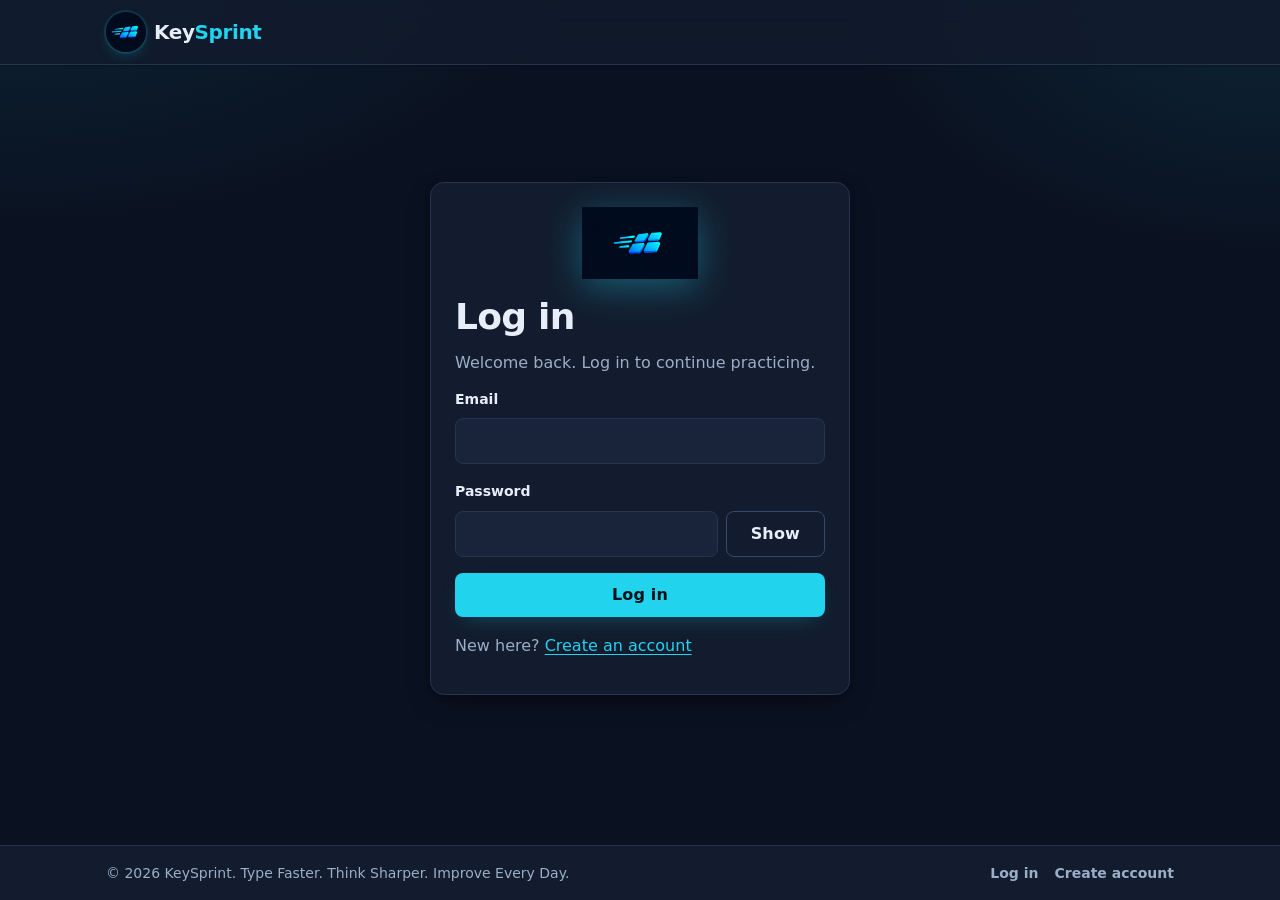
<file: index.html>
<!DOCTYPE html>
<html lang="en" data-theme="dark">
<head>
  <meta charset="UTF-8">
  <meta name="viewport" content="width=device-width, initial-scale=1.0">
  <title>KeySprint</title>
  <link rel="icon" type="image/png" href="assets/KeySprint_logo.png">
  <link rel="stylesheet" href="css/style.css">
  <link rel="stylesheet" href="css/components.css">
  <link rel="stylesheet" href="css/responsive.css">
</head>
<body data-page="index" data-nav="none">

  <!-- ============================================================
       HEADER
       ============================================================ -->
  <header class="site-header">
    <div class="container">
      <a class="brand" href="index.html"><img class="brand-logo" src="assets/KeySprint_logo.png" alt=""> Key<span>Sprint</span></a>
    </div>
  </header>

  <!-- ============================================================
       MAIN
       ============================================================ -->
  <main class="auth-page">
    <div class="card">
      <img class="auth-logo" src="assets/KeySprint_logo.png" alt="KeySprint logo">
      <h1>Key<span>Sprint</span></h1>
      <p class="muted">Opening KeySprint...</p>
      <p><a href="pages/login.html">If you are not redirected, open the login page</a></p>
    </div>
  </main>

  <!-- ============================================================
       FOOTER
       ============================================================ -->
  <footer class="site-footer">
    <div class="container">
      <p>© 2026 KeySprint. Type Faster. Think Sharper. Improve Every Day.</p>
      <nav aria-label="Footer navigation">
        <a href="pages/login.html">Log in</a>
        <a href="pages/register.html">Create account</a>
      </nav>
    </div>
  </footer>

  <script src="js/storage.js"></script>
  <script src="js/app.js"></script>
</body>
</html>
</file>
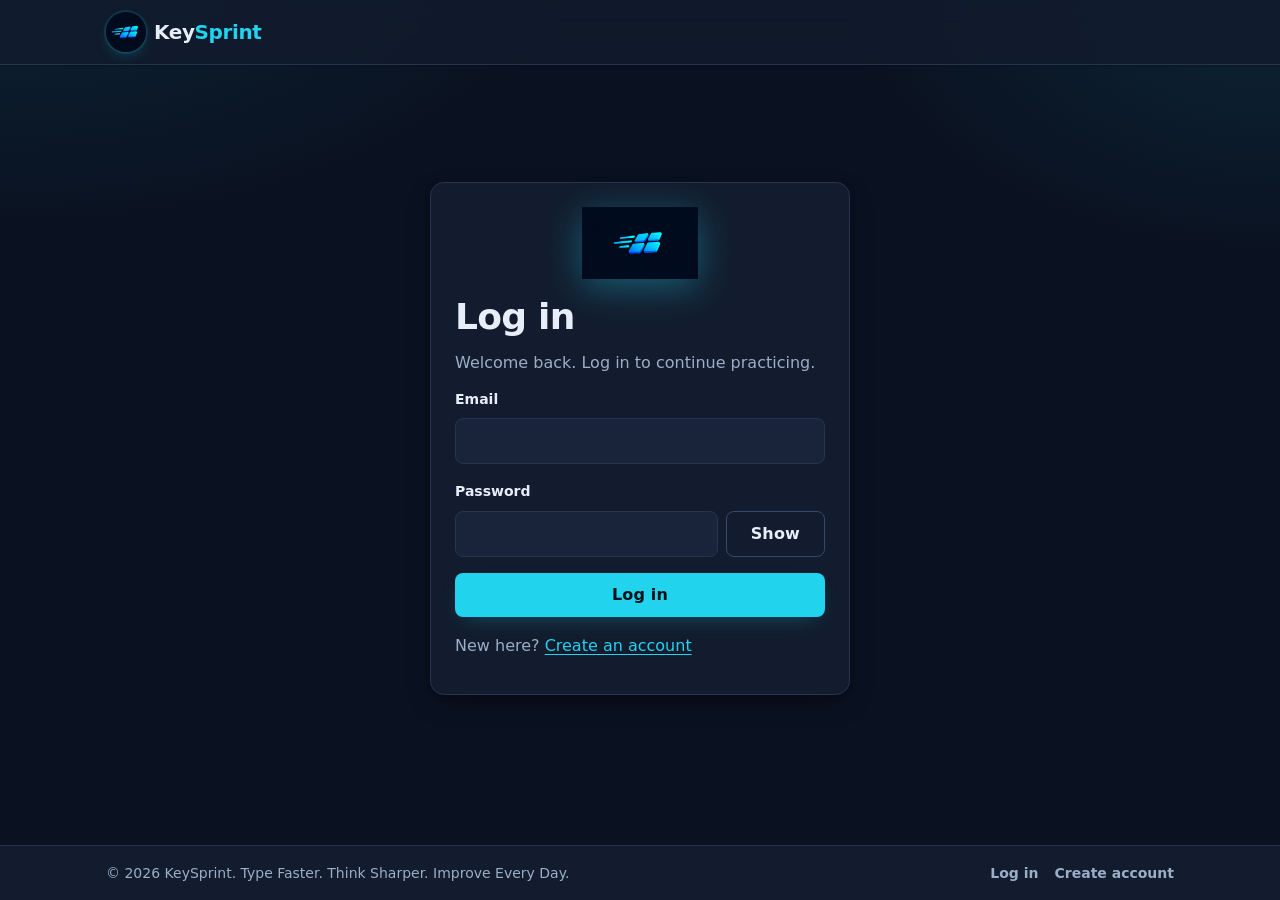
<file: pages/dashboard.html>
<!DOCTYPE html>
<html lang="en" data-theme="dark">
<head>
  <meta charset="UTF-8">
  <meta name="viewport" content="width=device-width, initial-scale=1.0">
  <title>Dashboard · KeySprint</title>
  <link rel="icon" type="image/png" href="../assets/KeySprint_logo.png">
  <link rel="stylesheet" href="../css/style.css">
  <link rel="stylesheet" href="../css/components.css">
  <link rel="stylesheet" href="../css/responsive.css">
</head>
<body data-page="dashboard" data-nav="show" data-protected="true">
  <a class="skip-link" href="#main">Skip to content</a>

  <!-- ============================================================
       HEADER
       ============================================================ -->
  <header class="site-header">
    <div class="container">
      <a class="brand" href="dashboard.html"><img class="brand-logo" src="../assets/KeySprint_logo.png" alt=""> Key<span>Sprint</span></a>
      <nav id="site-nav" class="site-nav" aria-label="Main navigation"></nav>
    </div>
  </header>

  <!-- ============================================================
       MAIN
       ============================================================ -->
  <main id="main" class="container page stack">
    <section class="card dashboard-hero" aria-labelledby="dash-greeting">
      <div>
        <h1 id="dash-greeting">Welcome back.</h1>
        <p class="muted">Your level: <span class="badge badge-accent" id="dash-level">Not rated yet</span></p>
        <p class="field-hint">Level is based on your best Net WPM: under 20 is Beginner, 20 to 39 is Developing, 40 to 59 is Intermediate, and 60 or more is Advanced.</p>
      </div>
      <a class="btn btn-primary" href="practice.html">Start practice</a>
    </section>

    <section class="grid grid-3" aria-label="Key statistics">
      <article class="card">
        <p class="muted">Best Net WPM</p>
        <p class="stat-value" id="dash-best-wpm">—</p>
      </article>
      <article class="card">
        <p class="muted">Latest Net WPM</p>
        <p class="stat-value" id="dash-latest-wpm">—</p>
      </article>
      <article class="card">
        <p class="muted">Average accuracy</p>
        <p class="stat-value" id="dash-avg-accuracy">—</p>
      </article>
      <article class="card">
        <p class="muted">Completed tests</p>
        <p class="stat-value" id="dash-sessions">0</p>
      </article>
      <article class="card">
        <p class="muted">Total practice time</p>
        <p class="stat-value" id="dash-practice-time">0 min</p>
      </article>
      <article class="card">
        <p class="muted">Current streak</p>
        <p class="stat-value" id="dash-streak">No streak yet</p>
      </article>
    </section>

    <section class="card" aria-labelledby="week-title">
      <h2 id="week-title" class="card-title">Last 7 days</h2>
      <p class="field-hint">Each bar shows your best Net WPM for that day.</p>
      <div class="weekly-chart" id="dash-chart" aria-hidden="true"></div>
      <p class="muted" id="dash-chart-summary"></p>
    </section>

    <section class="card" aria-labelledby="recent-title">
      <h2 id="recent-title" class="card-title">Recent tests</h2>

      <div class="table-wrap">
        <table class="data-table" id="dash-recent-table" hidden>
          <thead>
            <tr>
              <th scope="col">Date</th>
              <th scope="col">Mode</th>
              <th scope="col">Difficulty</th>
              <th scope="col">Net WPM</th>
              <th scope="col">Accuracy</th>
            </tr>
          </thead>
          <tbody id="dash-recent-body"></tbody>
        </table>
      </div>

      <p class="empty-state" id="dash-recent-empty">No tests yet. Complete your first test to see it here.</p>
    </section>

    <section class="card" aria-labelledby="quick-title">
      <h2 id="quick-title" class="card-title">Quick links</h2>
      <div class="modal-actions">
        <a class="btn btn-secondary" href="profile.html">Edit profile</a>
        <a class="btn btn-secondary" href="settings.html">Settings</a>
      </div>
    </section>
  </main>

  <!-- ============================================================
       FOOTER
       ============================================================ -->
  <footer class="site-footer">
    <div class="container">
      <p>© 2026 KeySprint. Type Faster. Think Sharper. Improve Every Day.</p>
      <nav aria-label="Footer navigation">
        <a href="practice.html">Practice</a>
        <a href="progress.html">Progress</a>
        <a href="settings.html">Settings</a>
      </nav>
    </div>
  </footer>

  <script src="../js/storage.js"></script>
  <script src="../js/app.js"></script>
</body>
</html>
</file>
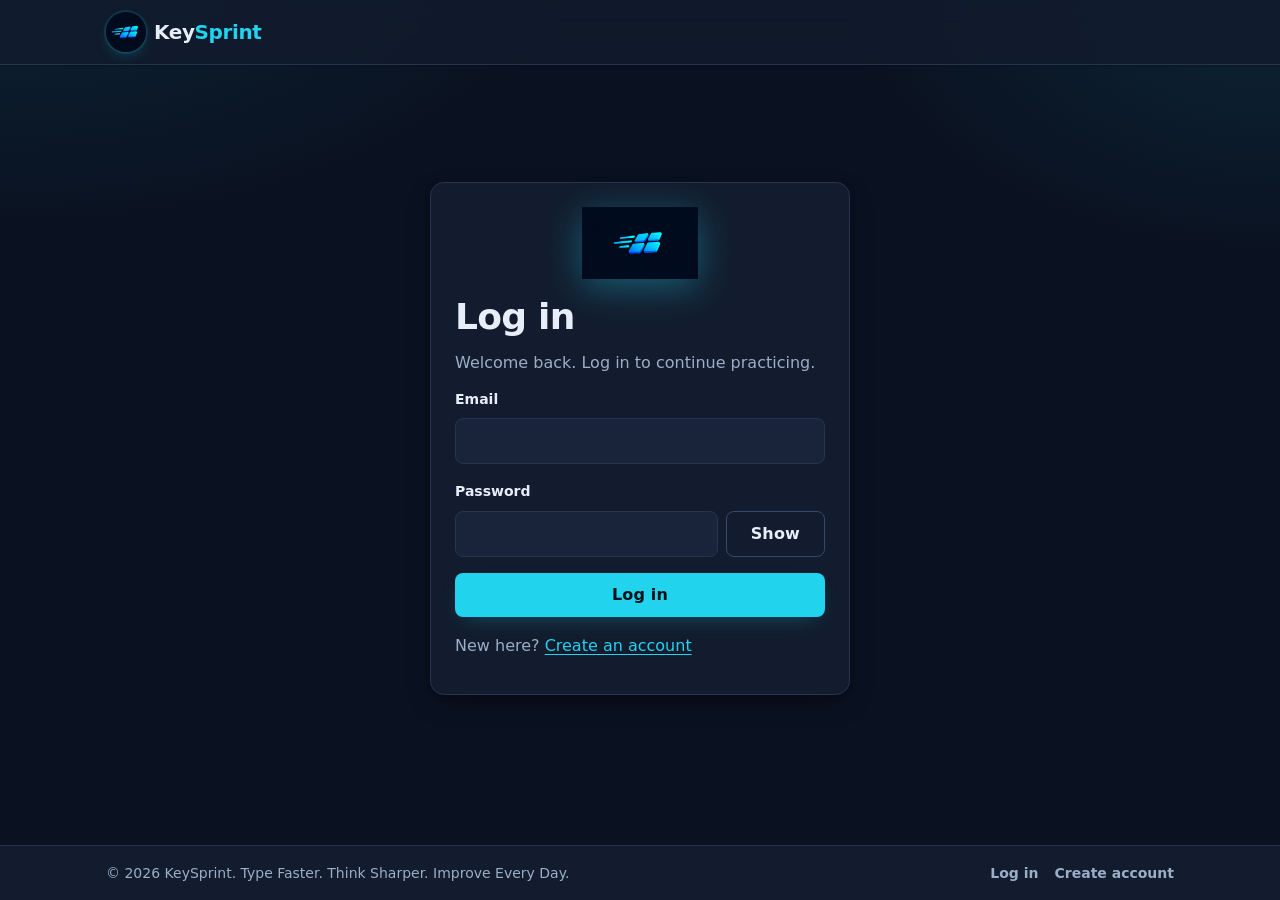
<file: pages/login.html>
<!DOCTYPE html>
<html lang="en" data-theme="dark">
<head>
  <meta charset="UTF-8">
  <meta name="viewport" content="width=device-width, initial-scale=1.0">
  <title>Log in · KeySprint</title>
  <link rel="icon" type="image/png" href="../assets/KeySprint_logo.png">
  <link rel="stylesheet" href="../css/style.css">
  <link rel="stylesheet" href="../css/components.css">
  <link rel="stylesheet" href="../css/responsive.css">
</head>
<body data-page="login" data-nav="none">
  <a class="skip-link" href="#main">Skip to content</a>

  <!-- ============================================================
       HEADER
       ============================================================ -->
  <header class="site-header">
    <div class="container">
      <a class="brand" href="login.html"><img class="brand-logo" src="../assets/KeySprint_logo.png" alt=""> Key<span>Sprint</span></a>
    </div>
  </header>

  <!-- ============================================================
       MAIN
       ============================================================ -->
  <main id="main" class="auth-page">
    <div class="card" style="width:100%;max-width:420px;">
      <img class="auth-logo" src="../assets/KeySprint_logo.png" alt="KeySprint logo">
      <h1>Log in</h1>
      <p class="muted">Welcome back. Log in to continue practicing.</p>

      <div id="form-alert" aria-live="polite"></div>

      <form id="login-form" novalidate>
        <div class="field">
          <label for="login-email">Email</label>
          <input class="input" id="login-email" name="email" type="email" autocomplete="email">
          <span class="field-error" id="login-email-error" hidden></span>
        </div>

        <div class="field">
          <label for="login-password">Password</label>
          <div class="input-with-action">
            <input class="input" id="login-password" name="password" type="password" autocomplete="current-password">
            <button type="button" class="btn btn-secondary" data-toggle-password="login-password" aria-controls="login-password" aria-pressed="false">Show</button>
          </div>
          <span class="field-error" id="login-password-error" hidden></span>
        </div>

        <button type="submit" class="btn btn-primary btn-block">Log in</button>
      </form>

      <p class="muted" style="margin-top:var(--space-4);">New here? <a href="register.html">Create an account</a></p>
    </div>
  </main>

  <!-- ============================================================
       FOOTER
       ============================================================ -->
  <footer class="site-footer">
    <div class="container">
      <p>© 2026 KeySprint. Type Faster. Think Sharper. Improve Every Day.</p>
      <nav aria-label="Footer navigation">
        <a href="login.html">Log in</a>
        <a href="register.html">Create account</a>
      </nav>
    </div>
  </footer>

  <script src="../js/storage.js"></script>
  <script src="../js/app.js"></script>
</body>
</html>
</file>
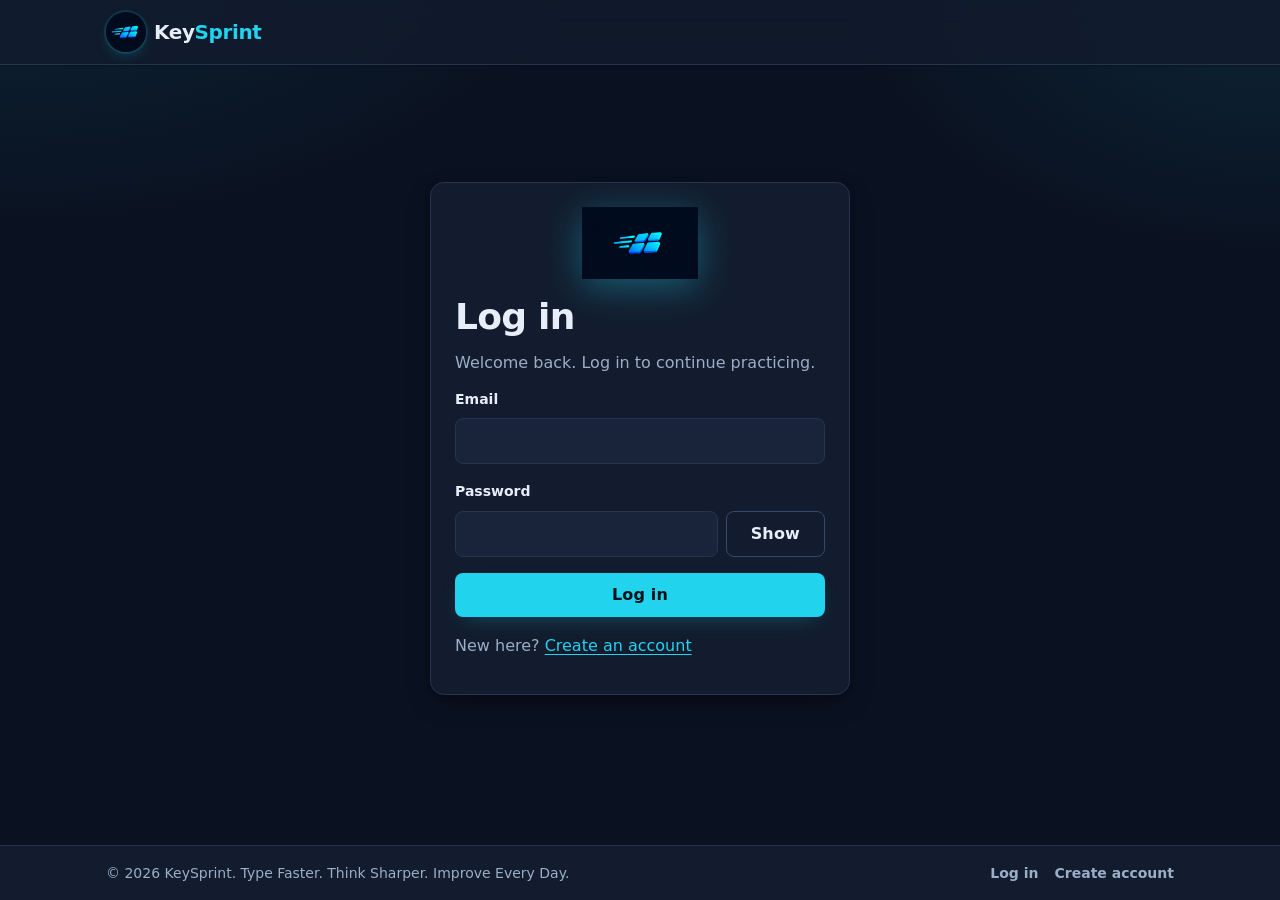
<file: pages/practice.html>
<!DOCTYPE html>
<html lang="en" data-theme="dark">
<head>
  <meta charset="UTF-8">
  <meta name="viewport" content="width=device-width, initial-scale=1.0">
  <title>Practice · KeySprint</title>
  <link rel="icon" type="image/png" href="../assets/KeySprint_logo.png">
  <link rel="stylesheet" href="../css/style.css">
  <link rel="stylesheet" href="../css/components.css">
  <link rel="stylesheet" href="../css/responsive.css">
</head>
<body data-page="practice" data-nav="show" data-protected="true">
  <a class="skip-link" href="#main">Skip to content</a>

  <!-- ============================================================
       HEADER
       ============================================================ -->
  <header class="site-header">
    <div class="container">
      <a class="brand" href="dashboard.html"><img class="brand-logo" src="../assets/KeySprint_logo.png" alt=""> Key<span>Sprint</span></a>
      <nav id="site-nav" class="site-nav" aria-label="Main navigation"></nav>
    </div>
  </header>

  <!-- ============================================================
       MAIN
       ============================================================ -->
  <main id="main" class="container page stack">
    <h1>Practice</h1>
    <div id="form-alert" aria-live="polite"></div>

    <section class="card" aria-labelledby="setup-title">
      <h2 id="setup-title" class="card-title">Choose a test</h2>
      <div class="grid grid-3">
        <div class="field">
          <label for="practice-mode">Mode</label>
          <select class="select" id="practice-mode">
            <option value="time">Time Challenge</option>
            <option value="passage">Passage Challenge</option>
            <option value="custom">Custom text</option>
          </select>
        </div>

        <div class="field" id="practice-duration-field">
          <label for="practice-duration">Duration</label>
          <select class="select" id="practice-duration">
            <option value="120">2 minutes</option>
            <option value="300">5 minutes</option>
            <option value="600">10 minutes</option>
            <option value="900">15 minutes</option>
            <option value="1200">20 minutes</option>
          </select>
        </div>

        <div class="field">
          <label for="practice-difficulty">Difficulty</label>
          <select class="select" id="practice-difficulty">
            <option value="beginner">Beginner</option>
            <option value="intermediate">Intermediate</option>
            <option value="advanced">Advanced</option>
          </select>
        </div>
      </div>

      <div class="field" id="practice-custom-field" hidden>
        <label for="practice-custom-text">Your text</label>
        <textarea class="textarea" id="practice-custom-text" rows="6"
          placeholder="Paste or type the text you want to practise. Up to 4,000 words (about 24,000 characters)."></textarea>
        <span class="field-hint">Choose a 10, 15 or 20 minute timer. The test ends when the timer runs out or the whole text is typed. Pasting is allowed here, and line breaks become single spaces.</span>
      </div>

      <button type="button" class="btn btn-primary" id="practice-start">Start test</button>
    </section>

    <section class="card stack" aria-labelledby="test-title">
      <div class="practice-toolbar">
        <h2 id="test-title" class="card-title">Type the text</h2>
        <p class="practice-status" id="practice-timer">Start typing to begin the timer.</p>
        <p class="practice-status" id="practice-progress"></p>
        <button type="button" class="btn btn-secondary" id="practice-restart">Restart</button>
      </div>

      <div class="practice-text" id="practice-text" aria-hidden="true">Choose a test and press Start test.</div>

      <label class="sr-only" for="practice-input">Type the text shown above</label>
      <textarea class="textarea practice-input" id="practice-input" rows="4"
        spellcheck="false" autocomplete="off" autocapitalize="off"
        aria-describedby="practice-hint"></textarea>
      <p class="field-hint" id="practice-hint">Pasting is turned off while typing. Backspace is allowed.</p>
      <p class="practice-status" id="practice-wordcount" hidden></p>
    </section>
  </main>

  <div class="modal-backdrop" id="restart-modal" hidden>
    <div class="modal" role="dialog" aria-modal="true" aria-labelledby="restart-title">
      <h2 id="restart-title" class="card-title">Restart this test?</h2>
      <p class="muted">Your current progress will be lost.</p>
      <div class="modal-actions">
        <button type="button" class="btn btn-secondary" id="restart-cancel">Keep typing</button>
        <button type="button" class="btn btn-danger" id="restart-confirm">Yes, restart</button>
      </div>
    </div>
  </div>

  <!-- ============================================================
       FOOTER
       ============================================================ -->
  <footer class="site-footer">
    <div class="container">
      <p>© 2026 KeySprint. Type Faster. Think Sharper. Improve Every Day.</p>
      <nav aria-label="Footer navigation">
        <a href="practice.html">Practice</a>
        <a href="progress.html">Progress</a>
        <a href="settings.html">Settings</a>
      </nav>
    </div>
  </footer>

  <script src="../js/storage.js"></script>
  <script src="../js/app.js"></script>
</body>
</html>
</file>
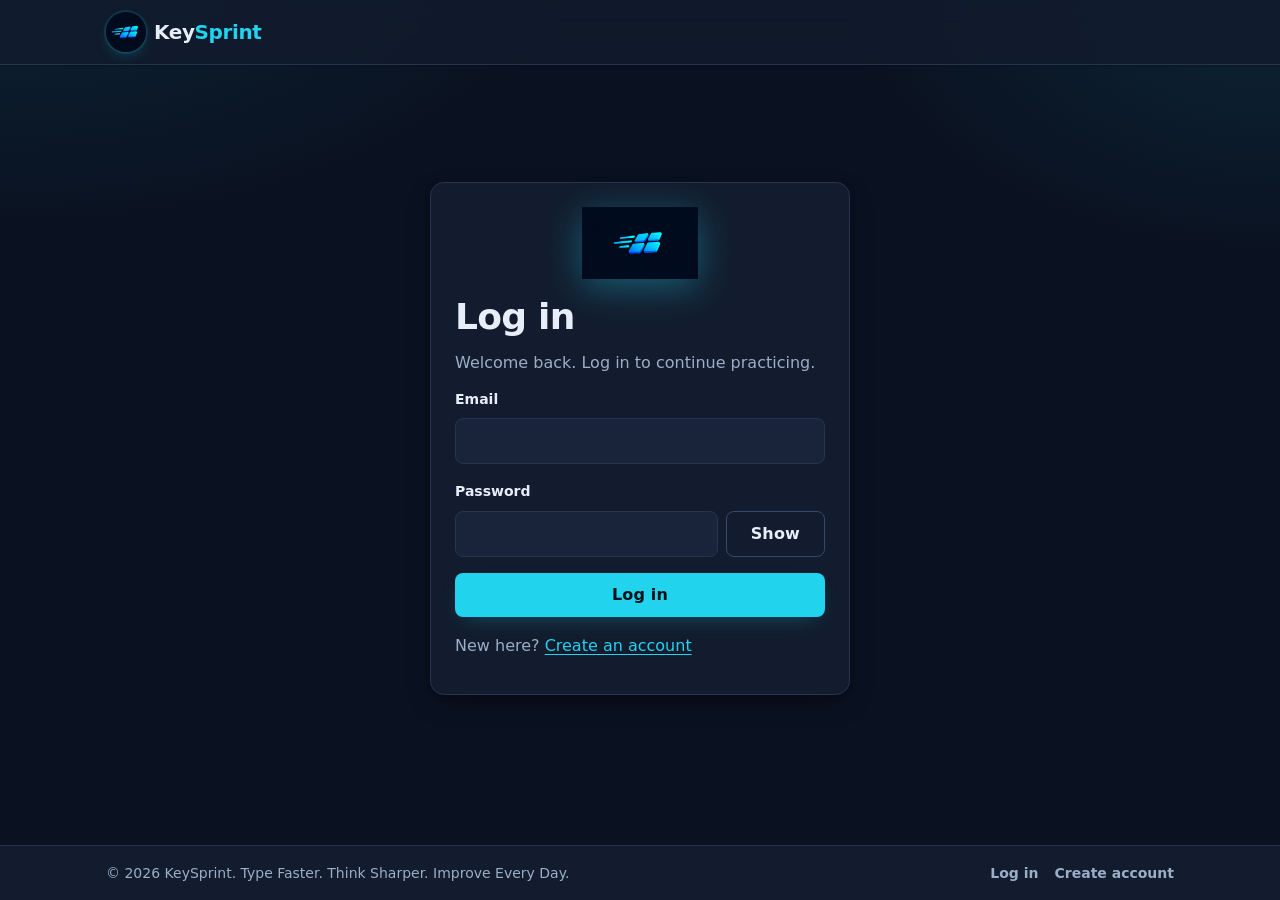
<file: pages/profile.html>
<!DOCTYPE html>
<html lang="en" data-theme="dark">
<head>
  <meta charset="UTF-8">
  <meta name="viewport" content="width=device-width, initial-scale=1.0">
  <title>Profile · KeySprint</title>
  <link rel="icon" type="image/png" href="../assets/KeySprint_logo.png">
  <link rel="stylesheet" href="../css/style.css">
  <link rel="stylesheet" href="../css/components.css">
  <link rel="stylesheet" href="../css/responsive.css">
</head>
<body data-page="profile" data-nav="show" data-protected="true">
  <a class="skip-link" href="#main">Skip to content</a>

  <!-- ============================================================
       HEADER
       ============================================================ -->
  <header class="site-header">
    <div class="container">
      <a class="brand" href="dashboard.html"><img class="brand-logo" src="../assets/KeySprint_logo.png" alt=""> Key<span>Sprint</span></a>
      <nav id="site-nav" class="site-nav" aria-label="Main navigation"></nav>
    </div>
  </header>

  <!-- ============================================================
       MAIN
       ============================================================ -->
  <main id="main" class="container page stack">
    <h1>Profile</h1>
    <div id="form-alert" aria-live="polite"></div>

    <section class="card profile-summary" aria-label="Account summary">
      <div class="avatar" id="profile-avatar" aria-hidden="true">?</div>
      <div>
        <h2 id="profile-display-name" class="card-title">Loading...</h2>
        <p class="muted" id="profile-email"></p>
        <p class="muted">Joined <span id="profile-joined">-</span></p>
      </div>
    </section>

    <section class="card" aria-labelledby="stats-title">
      <h2 id="stats-title" class="card-title">Your statistics</h2>
      <div class="grid grid-2">
        <div>
          <p class="muted">Personal best (Net WPM)</p>
          <p class="stat-value" id="stat-best-wpm">—</p>
        </div>
        <div>
          <p class="muted">Average accuracy</p>
          <p class="stat-value" id="stat-avg-accuracy">—</p>
        </div>
        <div>
          <p class="muted">Completed sessions</p>
          <p class="stat-value" id="stat-sessions">0</p>
        </div>
        <div>
          <p class="muted">Total practice time</p>
          <p class="stat-value" id="stat-practice-time">0 min</p>
        </div>
      </div>
      <p class="field-hint">Statistics fill in after your first completed typing test.</p>
    </section>

    <section class="card" aria-labelledby="edit-title">
      <h2 id="edit-title" class="card-title">Edit profile</h2>

      <form id="profile-form" novalidate>
        <div class="field">
          <label for="profile-name">Full name</label>
          <input class="input" id="profile-name" name="name" type="text" autocomplete="name">
          <span class="field-error" id="profile-name-error" hidden></span>
        </div>

        <div class="field">
          <label for="profile-bio">Bio (optional)</label>
          <textarea class="textarea" id="profile-bio" name="bio" maxlength="200"></textarea>
          <span class="field-hint" id="profile-bio-count">0 / 160 characters</span>
          <span class="field-error" id="profile-bio-error" hidden></span>
        </div>

        <div class="grid grid-2">
          <div class="field">
            <label for="profile-difficulty">Preferred difficulty</label>
            <select class="select" id="profile-difficulty" name="difficulty">
              <option value="beginner">Beginner</option>
              <option value="intermediate">Intermediate</option>
              <option value="advanced">Advanced</option>
            </select>
          </div>

          <div class="field">
            <label for="profile-duration">Preferred test duration</label>
            <select class="select" id="profile-duration" name="duration">
              <option value="120">2 minutes</option>
              <option value="300">5 minutes</option>
              <option value="600">10 minutes</option>
              <option value="900">15 minutes</option>
              <option value="1200">20 minutes</option>
            </select>
          </div>
        </div>

        <div class="modal-actions">
          <button type="button" class="btn btn-secondary" id="profile-cancel">Cancel</button>
          <button type="submit" class="btn btn-primary">Save changes</button>
        </div>
      </form>
    </section>

    <section class="card" aria-labelledby="data-title">
      <h2 id="data-title" class="card-title">Local data</h2>
      <p class="muted">Resetting deletes every account, practice record and setting stored in this browser, then logs you out.</p>
      <button type="button" class="btn btn-danger" id="reset-open">Reset local data</button>
    </section>
  </main>

  <div class="modal-backdrop" id="reset-modal" hidden>
    <div class="modal" role="dialog" aria-modal="true" aria-labelledby="reset-title">
      <h2 id="reset-title" class="card-title">Reset all local data?</h2>
      <p class="muted">This permanently deletes all accounts and practice records stored in this browser. It cannot be undone.</p>
      <div class="modal-actions">
        <button type="button" class="btn btn-secondary" id="reset-cancel">Cancel</button>
        <button type="button" class="btn btn-danger" id="reset-confirm">Yes, reset everything</button>
      </div>
    </div>
  </div>

  <!-- ============================================================
       FOOTER
       ============================================================ -->
  <footer class="site-footer">
    <div class="container">
      <p>© 2026 KeySprint. Type Faster. Think Sharper. Improve Every Day.</p>
      <nav aria-label="Footer navigation">
        <a href="profile.html">Profile</a>
        <a href="settings.html">Settings</a>
        <a href="dashboard.html">Dashboard</a>
      </nav>
    </div>
  </footer>

  <script src="../js/storage.js"></script>
  <script src="../js/app.js"></script>
</body>
</html>
</file>
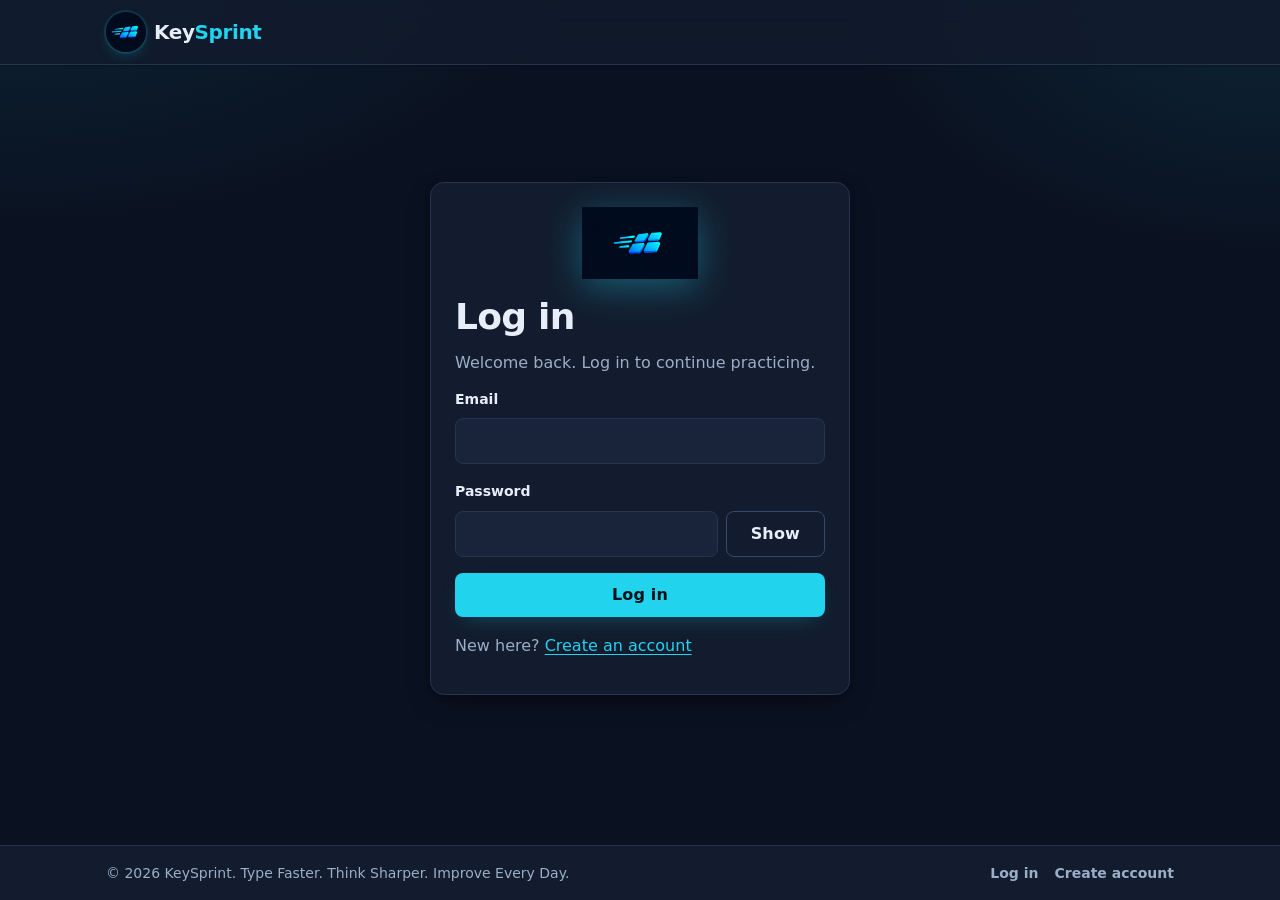
<file: pages/progress.html>
<!DOCTYPE html>
<html lang="en" data-theme="dark">
<head>
  <meta charset="UTF-8">
  <meta name="viewport" content="width=device-width, initial-scale=1.0">
  <title>Progress · KeySprint</title>
  <link rel="icon" type="image/png" href="../assets/KeySprint_logo.png">
  <link rel="stylesheet" href="../css/style.css">
  <link rel="stylesheet" href="../css/components.css">
  <link rel="stylesheet" href="../css/responsive.css">
</head>
<body data-page="progress" data-nav="show" data-protected="true">
  <a class="skip-link" href="#main">Skip to content</a>

  <!-- ============================================================
       HEADER
       ============================================================ -->
  <header class="site-header">
    <div class="container">
      <a class="brand" href="dashboard.html"><img class="brand-logo" src="../assets/KeySprint_logo.png" alt=""> Key<span>Sprint</span></a>
      <nav id="site-nav" class="site-nav" aria-label="Main navigation"></nav>
    </div>
  </header>

  <!-- ============================================================
       MAIN
       ============================================================ -->
  <main id="main" class="container page stack">
    <section class="card progress-controls" aria-labelledby="prog-title">
      <h1 id="prog-title">Progress</h1>
      <div class="field" style="margin-bottom:0;margin-left:auto;">
        <label for="prog-range">Date range for the numbers below</label>
        <select class="select" id="prog-range">
          <option value="7">Last 7 days</option>
          <option value="30">Last 30 days</option>
          <option value="all" selected>All time</option>
        </select>
      </div>
    </section>

    <section class="grid grid-3" aria-label="Summary">
      <article class="card">
        <p class="muted">Best Net WPM (all time)</p>
        <p class="stat-value" id="prog-best-wpm">—</p>
      </article>
      <article class="card">
        <p class="muted">Average Net WPM</p>
        <p class="stat-value" id="prog-avg-wpm">—</p>
      </article>
      <article class="card">
        <p class="muted">Average accuracy</p>
        <p class="stat-value" id="prog-avg-accuracy">—</p>
      </article>
      <article class="card">
        <p class="muted">Completed tests</p>
        <p class="stat-value" id="prog-sessions">0</p>
      </article>
      <article class="card">
        <p class="muted">Total practice time</p>
        <p class="stat-value" id="prog-practice-time">0 min</p>
      </article>
    </section>

    <section class="card" aria-labelledby="trend-title">
      <h2 id="trend-title" class="card-title">Last 7 days</h2>
      <p class="field-hint">Each point is the day's average. The charts always show the last 7 days.</p>

      <div class="grid grid-2">
        <div>
          <h3 class="muted">Net WPM</h3>
          <div id="prog-wpm-chart"></div>
        </div>
        <div>
          <h3 class="muted">Accuracy</h3>
          <div id="prog-accuracy-chart"></div>
        </div>
      </div>

      <p class="muted" id="prog-trend-summary"></p>
    </section>

    <section class="card" aria-labelledby="mode-title">
      <h2 id="mode-title" class="card-title">Mode comparison</h2>
      <div class="table-wrap">
        <table class="data-table">
          <thead>
            <tr>
              <th scope="col">Mode</th>
              <th scope="col">Tests</th>
              <th scope="col">Average Net WPM</th>
              <th scope="col">Best Net WPM</th>
              <th scope="col">Average accuracy</th>
            </tr>
          </thead>
          <tbody id="prog-mode-body"></tbody>
        </table>
      </div>
    </section>

    <section class="card" aria-labelledby="history-title">
      <h2 id="history-title" class="card-title">Test history</h2>

      <div class="table-wrap">
        <table class="data-table" id="prog-history-table" hidden>
          <thead>
            <tr>
              <th scope="col">Date</th>
              <th scope="col">Mode</th>
              <th scope="col">Difficulty</th>
              <th scope="col">Gross WPM</th>
              <th scope="col">Net WPM</th>
              <th scope="col">Accuracy</th>
              <th scope="col">Duration</th>
            </tr>
          </thead>
          <tbody id="prog-history-body"></tbody>
        </table>
      </div>

      <p class="empty-state" id="prog-history-empty">No tests in this date range yet. Complete a test to see it here.</p>
    </section>
  </main>

  <!-- ============================================================
       FOOTER
       ============================================================ -->
  <footer class="site-footer">
    <div class="container">
      <p>© 2026 KeySprint. Type Faster. Think Sharper. Improve Every Day.</p>
      <nav aria-label="Footer navigation">
        <a href="progress.html">Progress</a>
        <a href="practice.html">Practice</a>
        <a href="results.html">Results</a>
      </nav>
    </div>
  </footer>

  <script src="../js/storage.js"></script>
  <script src="../js/app.js"></script>
</body>
</html>
</file>
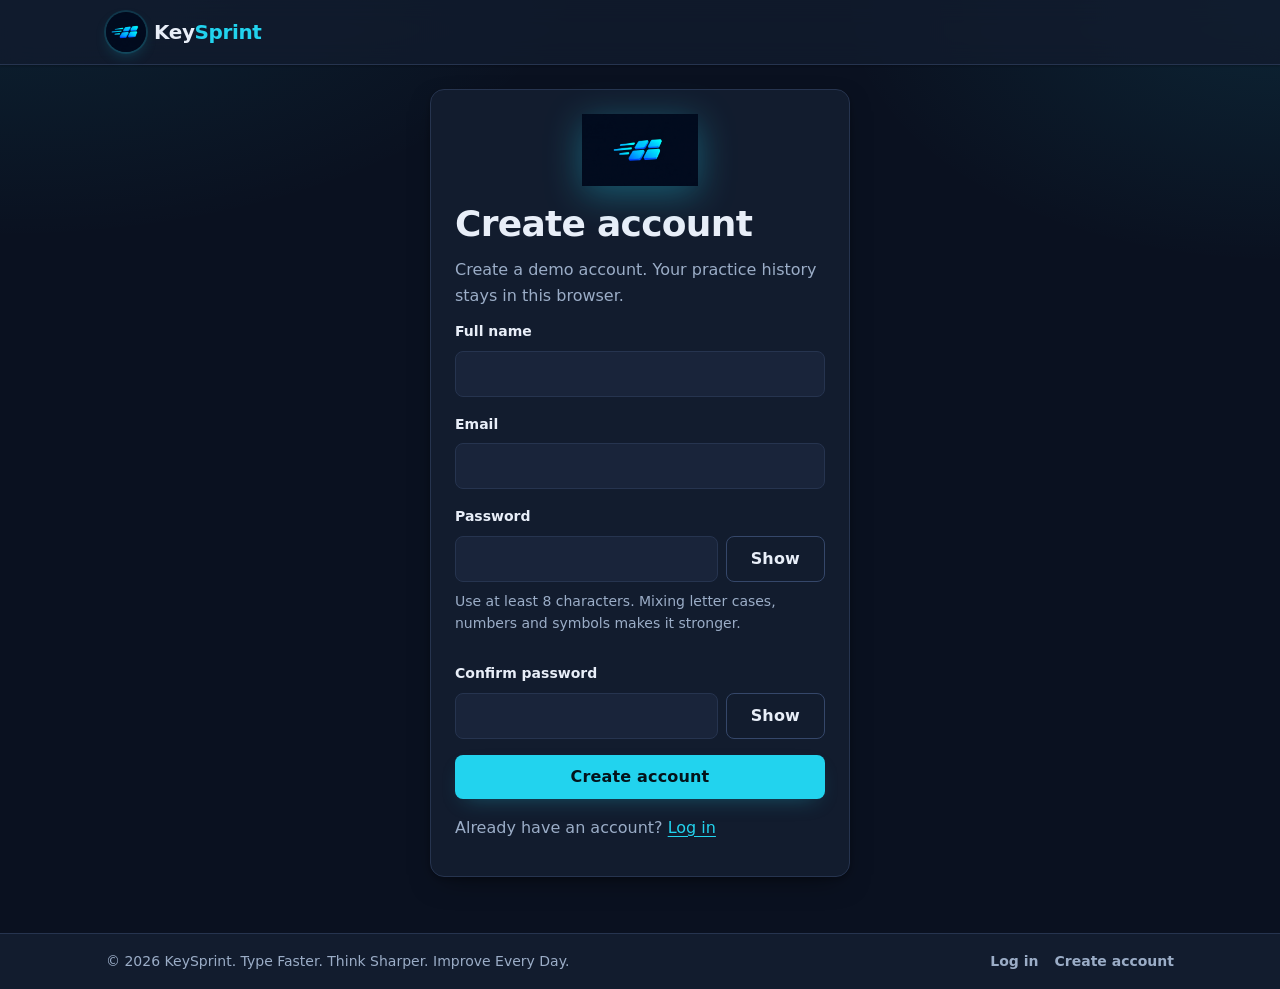
<file: pages/register.html>
<!DOCTYPE html>
<html lang="en" data-theme="dark">
<head>
  <meta charset="UTF-8">
  <meta name="viewport" content="width=device-width, initial-scale=1.0">
  <title>Create account · KeySprint</title>
  <link rel="icon" type="image/png" href="../assets/KeySprint_logo.png">
  <link rel="stylesheet" href="../css/style.css">
  <link rel="stylesheet" href="../css/components.css">
  <link rel="stylesheet" href="../css/responsive.css">
</head>
<body data-page="register" data-nav="none">
  <a class="skip-link" href="#main">Skip to content</a>

  <!-- ============================================================
       HEADER
       ============================================================ -->
  <header class="site-header">
    <div class="container">
      <a class="brand" href="register.html"><img class="brand-logo" src="../assets/KeySprint_logo.png" alt=""> Key<span>Sprint</span></a>
    </div>
  </header>

  <!-- ============================================================
       MAIN
       ============================================================ -->
  <main id="main" class="auth-page">
    <div class="card" style="width:100%;max-width:420px;">
      <img class="auth-logo" src="../assets/KeySprint_logo.png" alt="KeySprint logo">
      <h1>Create account</h1>
      <p class="muted">Create a demo account. Your practice history stays in this browser.</p>

      <div id="form-alert" aria-live="polite"></div>

      <form id="register-form" novalidate>
        <div class="field">
          <label for="reg-name">Full name</label>
          <input class="input" id="reg-name" name="name" type="text" autocomplete="name">
          <span class="field-error" id="reg-name-error" hidden></span>
        </div>

        <div class="field">
          <label for="reg-email">Email</label>
          <input class="input" id="reg-email" name="email" type="email" autocomplete="email">
          <span class="field-error" id="reg-email-error" hidden></span>
        </div>

        <div class="field">
          <label for="reg-password">Password</label>
          <div class="input-with-action">
            <input class="input" id="reg-password" name="password" type="password" autocomplete="new-password">
            <button type="button" class="btn btn-secondary" data-toggle-password="reg-password" aria-controls="reg-password" aria-pressed="false">Show</button>
          </div>
          <p class="field-hint" id="reg-password-hint">Use at least 8 characters. Mixing letter cases, numbers and symbols makes it stronger.</p>
          <span class="field-error" id="reg-password-error" hidden></span>
        </div>

        <div class="field">
          <label for="reg-confirm">Confirm password</label>
          <div class="input-with-action">
            <input class="input" id="reg-confirm" name="confirm" type="password" autocomplete="new-password">
            <button type="button" class="btn btn-secondary" data-toggle-password="reg-confirm" aria-controls="reg-confirm" aria-pressed="false">Show</button>
          </div>
          <span class="field-error" id="reg-confirm-error" hidden></span>
        </div>

        <button type="submit" class="btn btn-primary btn-block">Create account</button>
      </form>

      <p class="muted" style="margin-top:var(--space-4);">Already have an account? <a href="login.html">Log in</a></p>
    </div>
  </main>

  <!-- ============================================================
       FOOTER
       ============================================================ -->
  <footer class="site-footer">
    <div class="container">
      <p>© 2026 KeySprint. Type Faster. Think Sharper. Improve Every Day.</p>
      <nav aria-label="Footer navigation">
        <a href="login.html">Log in</a>
        <a href="register.html">Create account</a>
      </nav>
    </div>
  </footer>

  <script src="../js/storage.js"></script>
  <script src="../js/app.js"></script>
</body>
</html>
</file>
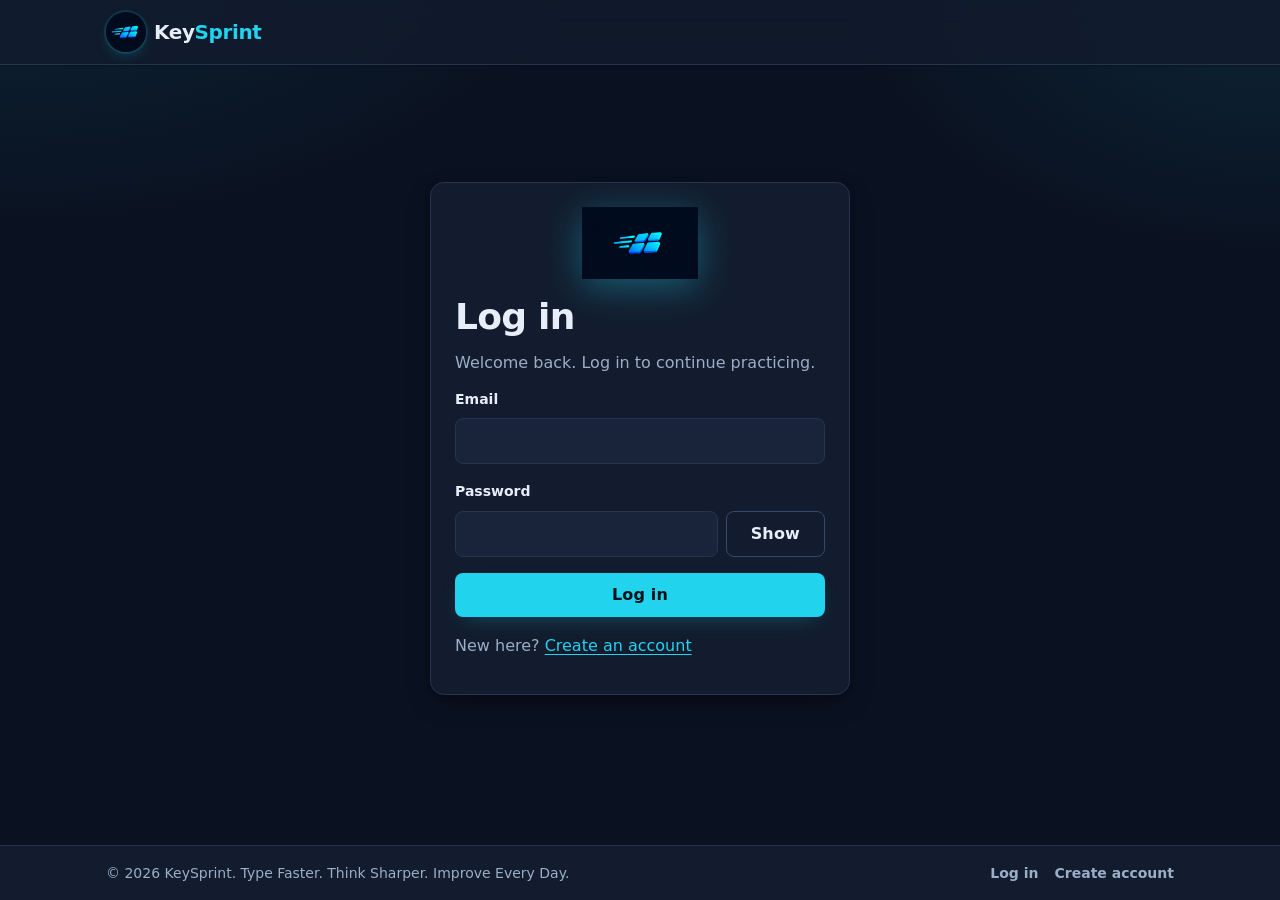
<file: pages/results.html>
<!DOCTYPE html>
<html lang="en" data-theme="dark">
<head>
  <meta charset="UTF-8">
  <meta name="viewport" content="width=device-width, initial-scale=1.0">
  <title>Results · KeySprint</title>
  <link rel="icon" type="image/png" href="../assets/KeySprint_logo.png">
  <link rel="stylesheet" href="../css/style.css">
  <link rel="stylesheet" href="../css/components.css">
  <link rel="stylesheet" href="../css/responsive.css">
</head>
<body data-page="results" data-nav="show" data-protected="true">
  <a class="skip-link" href="#main">Skip to content</a>

  <!-- ============================================================
       HEADER
       ============================================================ -->
  <header class="site-header">
    <div class="container">
      <a class="brand" href="dashboard.html"><img class="brand-logo" src="../assets/KeySprint_logo.png" alt=""> Key<span>Sprint</span></a>
      <nav id="site-nav" class="site-nav" aria-label="Main navigation"></nav>
    </div>
  </header>

  <!-- ============================================================
       MAIN
       ============================================================ -->
  <main id="main" class="container page stack">
    <h1>Results</h1>

    <section class="card empty-state" id="results-empty" hidden>
      <p>You have no saved tests yet.</p>
      <a class="btn btn-primary" href="practice.html">Start your first test</a>
    </section>

    <div id="results-content" class="stack" hidden>
      <section class="card stack" aria-labelledby="results-title">
        <div>
          <h2 id="results-title" class="card-title">Latest test</h2>
          <p class="muted">Completed <span id="res-completed">—</span></p>
        </div>

        <div class="grid grid-3">
          <div>
            <p class="muted">Net WPM</p>
            <p class="stat-value" id="res-net">—</p>
          </div>
          <div>
            <p class="muted">Gross WPM</p>
            <p class="stat-value" id="res-gross">—</p>
          </div>
          <div>
            <p class="muted">Accuracy</p>
            <p class="stat-value" id="res-accuracy">—</p>
          </div>
          <div>
            <p class="muted">Correct key presses</p>
            <p class="stat-value" id="res-correct">—</p>
          </div>
          <div>
            <p class="muted">Incorrect key presses (incl. backspace)</p>
            <p class="stat-value" id="res-incorrect">—</p>
          </div>
          <div>
            <p class="muted">Duration</p>
            <p class="stat-value" id="res-duration">—</p>
          </div>
          <div>
            <p class="muted">Mode</p>
            <p id="res-mode"></p>
          </div>
          <div>
            <p class="muted">Difficulty</p>
            <p id="res-difficulty"></p>
          </div>
        </div>

        <p id="res-previous" class="muted"></p>
        <p id="res-feedback" class="alert alert-info"></p>
      </section>

      <div class="modal-actions">
        <a class="btn btn-secondary" href="progress.html">View progress</a>
        <a class="btn btn-secondary" href="practice.html">Choose another test</a>
        <a class="btn btn-primary" id="res-retry" href="practice.html">Try again</a>
      </div>
    </div>
  </main>

  <!-- ============================================================
       FOOTER
       ============================================================ -->
  <footer class="site-footer">
    <div class="container">
      <p>© 2026 KeySprint. Type Faster. Think Sharper. Improve Every Day.</p>
      <nav aria-label="Footer navigation">
        <a href="results.html">Results</a>
        <a href="practice.html">Practice</a>
        <a href="progress.html">Progress</a>
      </nav>
    </div>
  </footer>

  <script src="../js/storage.js"></script>
  <script src="../js/app.js"></script>
</body>
</html>
</file>
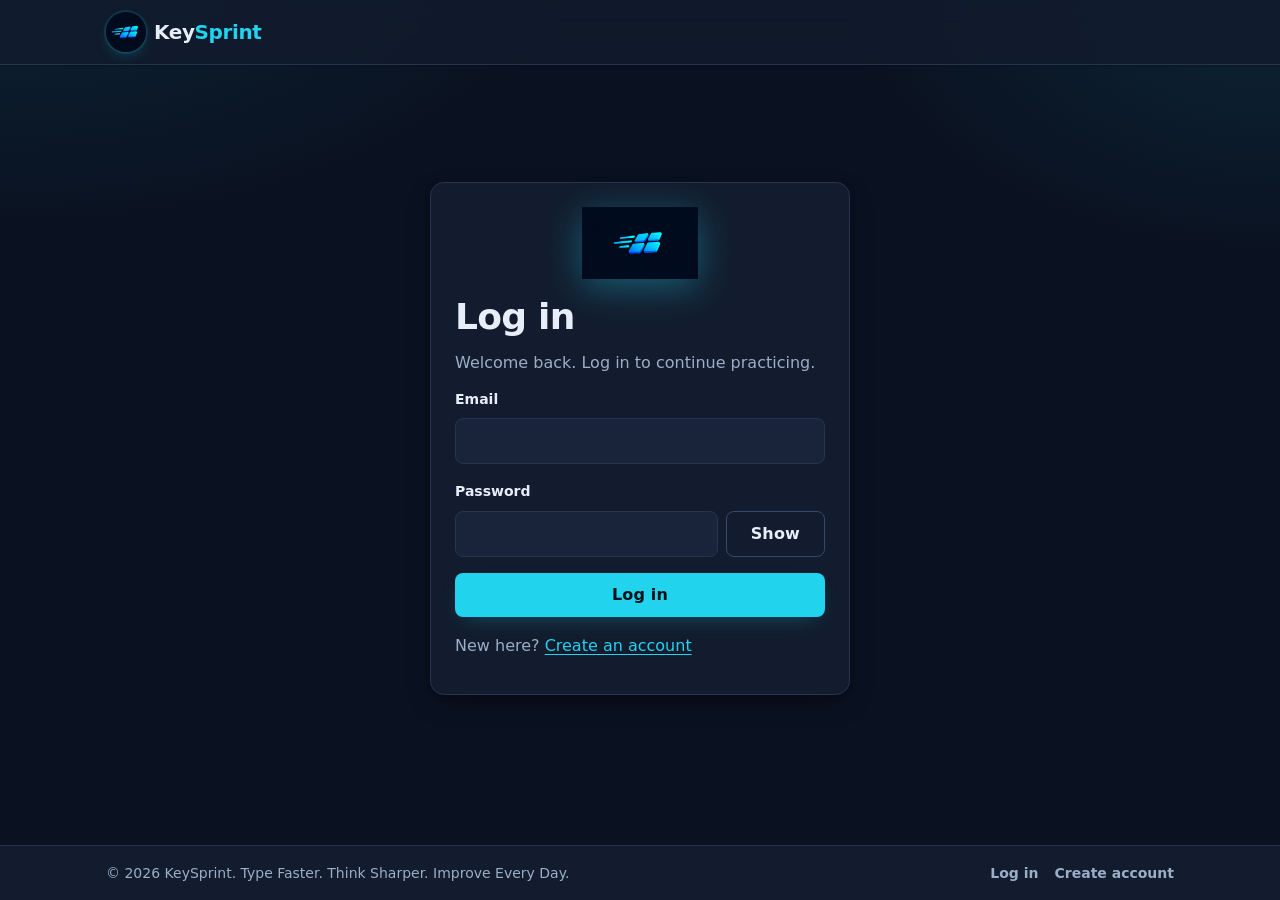
<file: pages/settings.html>
<!DOCTYPE html>
<html lang="en" data-theme="dark">
<head>
  <meta charset="UTF-8">
  <meta name="viewport" content="width=device-width, initial-scale=1.0">
  <title>Settings · KeySprint</title>
  <link rel="icon" type="image/png" href="../assets/KeySprint_logo.png">
  <link rel="stylesheet" href="../css/style.css">
  <link rel="stylesheet" href="../css/components.css">
  <link rel="stylesheet" href="../css/responsive.css">
</head>
<body data-page="settings" data-nav="show" data-protected="true">
  <a class="skip-link" href="#main">Skip to content</a>

  <!-- ============================================================
       HEADER
       ============================================================ -->
  <header class="site-header">
    <div class="container">
      <a class="brand" href="dashboard.html"><img class="brand-logo" src="../assets/KeySprint_logo.png" alt=""> Key<span>Sprint</span></a>
      <nav id="site-nav" class="site-nav" aria-label="Main navigation"></nav>
    </div>
  </header>

  <!-- ============================================================
       MAIN
       ============================================================ -->
  <main id="main" class="container page stack">
    <h1>Settings</h1>
    <div id="form-alert" aria-live="polite"></div>

    <form id="settings-form" class="stack" novalidate>
      <section class="card" aria-labelledby="appearance-title">
        <h2 id="appearance-title" class="card-title">Appearance</h2>

        <div class="field">
          <label for="set-theme">Theme</label>
          <select class="select" id="set-theme">
            <option value="dark">Dark</option>
            <option value="light">Light</option>
          </select>
          <span class="field-hint">Applies to every page in this browser.</span>
        </div>

        <div class="checkbox-row">
          <input type="checkbox" id="set-reduced-motion">
          <div>
            <label for="set-reduced-motion">Reduce motion</label>
            <p class="field-hint">Turns off transitions and animations.</p>
          </div>
        </div>
      </section>

      <section class="card" aria-labelledby="practice-title">
        <h2 id="practice-title" class="card-title">Practice defaults</h2>
        <p class="field-hint">These match the values on your Profile page.</p>

        <div class="grid grid-2">
          <div class="field">
            <label for="set-difficulty">Default difficulty</label>
            <select class="select" id="set-difficulty">
              <option value="beginner">Beginner</option>
              <option value="intermediate">Intermediate</option>
              <option value="advanced">Advanced</option>
            </select>
          </div>

          <div class="field">
            <label for="set-duration">Default test duration</label>
            <select class="select" id="set-duration">
              <option value="120">2 minutes</option>
              <option value="300">5 minutes</option>
              <option value="600">10 minutes</option>
              <option value="900">15 minutes</option>
              <option value="1200">20 minutes</option>
            </select>
          </div>
        </div>
      </section>

      <div class="modal-actions">
        <button type="submit" class="btn btn-primary">Save settings</button>
      </div>
    </form>

    <section class="card" aria-labelledby="history-reset-title">
      <h2 id="history-reset-title" class="card-title">Reset practice history</h2>
      <p class="muted">Deletes all of your saved tests. Your account, profile and settings stay. This cannot be undone.</p>
      <button type="button" class="btn btn-danger" id="set-reset-open">Reset practice history</button>
    </section>
  </main>

  <div class="modal-backdrop" id="set-reset-modal" hidden>
    <div class="modal" role="dialog" aria-modal="true" aria-labelledby="set-reset-title">
      <h2 id="set-reset-title" class="card-title">Reset practice history?</h2>
      <p class="muted">All of your saved tests will be permanently deleted. Your account will stay.</p>
      <div class="modal-actions">
        <button type="button" class="btn btn-secondary" id="set-reset-cancel">Cancel</button>
        <button type="button" class="btn btn-danger" id="set-reset-confirm">Yes, delete my tests</button>
      </div>
    </div>
  </div>

  <!-- ============================================================
       FOOTER
       ============================================================ -->
  <footer class="site-footer">
    <div class="container">
      <p>© 2026 KeySprint. Type Faster. Think Sharper. Improve Every Day.</p>
      <nav aria-label="Footer navigation">
        <a href="settings.html">Settings</a>
        <a href="profile.html">Profile</a>
        <a href="dashboard.html">Dashboard</a>
      </nav>
    </div>
  </footer>

  <script src="../js/storage.js"></script>
  <script src="../js/app.js"></script>
</body>
</html>
</file>
<file: css/style.css>
/* ============================================================
   KeySprint - style.css
   Design tokens, base styles and page layout.
   ============================================================ */

/* ============================================================
   TOKENS (dark theme is the default)
   ============================================================ */
:root {
  --bg: #0a1120;
  --surface: #121c2e;
  --surface-2: #19243a;
  --surface-glass: rgba(18, 28, 46, 0.82);
  --border: #26344f;
  --border-strong: #35476a;
  --text: #e8eef8;
  --text-muted: #9badc7;

  --accent: #22d3ee;
  --accent-hover: #67e8f9;
  --accent-ink: #04131a;
  --accent-soft: rgba(34, 211, 238, 0.14);
  --accent-glow: rgba(34, 211, 238, 0.35);
  --row-hover: rgba(34, 211, 238, 0.05);

  --success: #34d399;
  --danger: #f87171;
  --danger-ink: #1a0505;
  --warning: #fbbf24;

  --bg-glow: rgba(34, 211, 238, 0.10);
  --focus-ring: 0 0 0 3px rgba(34, 211, 238, 0.5);

  --shadow-sm: 0 1px 2px rgba(0, 0, 0, 0.25);
  --shadow-md: 0 10px 30px -12px rgba(0, 0, 0, 0.55), 0 2px 6px rgba(0, 0, 0, 0.25);
  --shadow-lg: 0 24px 60px -20px rgba(0, 0, 0, 0.7);

  --radius-sm: 8px;
  --radius: 14px;
  --radius-lg: 18px;
  --radius-pill: 999px;

  --space-1: 4px;
  --space-2: 8px;
  --space-3: 12px;
  --space-4: 16px;
  --space-5: 24px;
  --space-6: 32px;
  --space-7: 48px;

  --font-body: system-ui, -apple-system, 'Segoe UI', Roboto, 'Helvetica Neue', Arial, sans-serif;
  --font-mono: ui-monospace, 'SFMono-Regular', Menlo, Consolas, 'Liberation Mono', monospace;

  --text-sm: 0.875rem;
  --text-base: 1rem;
  --text-lg: 1.25rem;
  --text-xl: 1.6rem;
  --text-2xl: 2.25rem;

  --container: 1100px;
  --transition: 180ms ease;
}

/* ============================================================
   LIGHT THEME
   ============================================================ */
:root[data-theme="light"] {
  --bg: #f4f7fc;
  --surface: #ffffff;
  --surface-2: #eef3fa;
  --surface-glass: rgba(255, 255, 255, 0.86);
  --border: #d6e0ee;
  --border-strong: #b9c8dc;
  --text: #0e1a2e;
  --text-muted: #51627d;

  --accent: #0891b2;
  --accent-hover: #0e7490;
  --accent-ink: #ffffff;
  --accent-soft: rgba(8, 145, 178, 0.12);
  --accent-glow: rgba(8, 145, 178, 0.28);
  --row-hover: rgba(8, 145, 178, 0.05);

  --success: #047857;
  --danger: #dc2626;
  --danger-ink: #ffffff;
  --warning: #b45309;

  --bg-glow: rgba(8, 145, 178, 0.08);
  --focus-ring: 0 0 0 3px rgba(8, 145, 178, 0.45);

  --shadow-sm: 0 1px 2px rgba(15, 27, 45, 0.06);
  --shadow-md: 0 10px 30px -14px rgba(15, 27, 45, 0.18), 0 2px 6px rgba(15, 27, 45, 0.06);
  --shadow-lg: 0 24px 60px -24px rgba(15, 27, 45, 0.3);
}

/* ============================================================
   BASE
   ============================================================ */
*,
*::before,
*::after {
  box-sizing: border-box;
}

[hidden] {
  display: none !important;
}

html {
  -webkit-text-size-adjust: 100%;
}

body {
  margin: 0;
  min-height: 100vh;
  display: flex;
  flex-direction: column;
  background:
    radial-gradient(1000px 520px at 0% -8%, var(--bg-glow), transparent 60%),
    radial-gradient(800px 480px at 100% 0%, var(--bg-glow), transparent 55%),
    var(--bg);
  background-attachment: fixed;
  color: var(--text);
  font-family: var(--font-body);
  font-size: var(--text-base);
  line-height: 1.6;
  -webkit-font-smoothing: antialiased;
}

h1,
h2,
h3 {
  line-height: 1.2;
  margin: 0 0 var(--space-3);
}

h1 {
  font-size: var(--text-2xl);
  font-weight: 800;
  letter-spacing: -0.02em;
}

h2 {
  font-size: var(--text-xl);
  font-weight: 700;
  letter-spacing: -0.01em;
}

h3 {
  font-size: var(--text-lg);
  font-weight: 700;
}

p {
  margin: 0 0 var(--space-3);
}

a {
  color: var(--accent);
  text-underline-offset: 3px;
}

a:hover {
  color: var(--accent-hover);
}

.muted {
  color: var(--text-muted);
}

.skip-link {
  position: absolute;
  left: var(--space-3);
  top: -100px;
  background: var(--accent);
  color: var(--accent-ink);
  padding: var(--space-2) var(--space-3);
  border-radius: var(--radius-sm);
  z-index: 100;
}

.skip-link:focus {
  top: var(--space-3);
}

:focus-visible {
  outline: none;
  box-shadow: var(--focus-ring);
}

/* ============================================================
   LAYOUT
   ============================================================ */
.container {
  width: 100%;
  max-width: var(--container);
  margin: 0 auto;
  padding: 0 var(--space-4);
}

.page {
  padding-top: var(--space-6);
  padding-bottom: var(--space-7);
}

.grid {
  display: grid;
  gap: var(--space-4);
  grid-template-columns: 1fr;
}

.stack > * + * {
  margin-top: var(--space-4);
}

.auth-page {
  flex: 1;
  display: flex;
  align-items: center;
  justify-content: center;
  padding: var(--space-5) var(--space-4);
}

/* ============================================================
   HEADER AND BRAND
   ============================================================ */
.site-header {
  position: sticky;
  top: 0;
  z-index: 10;
  background: var(--surface-glass);
  -webkit-backdrop-filter: blur(12px);
  backdrop-filter: blur(12px);
  border-bottom: 1px solid var(--border);
  box-shadow: var(--shadow-sm);
}

.site-header .container {
  display: flex;
  align-items: center;
  justify-content: space-between;
  gap: var(--space-4);
  min-height: 64px;
  flex-wrap: wrap;
  padding-top: var(--space-2);
  padding-bottom: var(--space-2);
}

.brand {
  display: inline-flex;
  align-items: center;
  font-weight: 800;
  font-size: var(--text-lg);
  color: var(--text);
  text-decoration: none;
  letter-spacing: -0.02em;
}

.brand:hover {
  color: var(--text);
}

.brand span {
  color: var(--accent);
}

.brand-logo {
  display: block;
  width: 40px;
  height: 40px;
  border-radius: 50%;
  object-fit: cover;
  margin-right: var(--space-2);
  flex-shrink: 0;
  box-shadow: 0 0 0 2px var(--accent-soft), 0 6px 16px -6px var(--accent-glow);
}

.auth-logo {
  display: block;
  height: 72px;
  width: auto;
  margin: 0 auto var(--space-4);
  filter: drop-shadow(0 8px 18px var(--accent-glow));
}

/* ============================================================
   REDUCED MOTION
   ============================================================ */
@media (prefers-reduced-motion: reduce) {
  *,
  *::before,
  *::after {
    transition-duration: 0ms !important;
    animation-duration: 0ms !important;
    scroll-behavior: auto !important;
  }
}

.reduce-motion *,
.reduce-motion *::before,
.reduce-motion *::after {
  transition-duration: 0ms !important;
  animation-duration: 0ms !important;
  scroll-behavior: auto !important;
}
</file>
<file: css/components.css>
/* ============================================================
   KeySprint - components.css
   Reusable buttons, inputs, cards, alerts, navigation, modals,
   and the page-specific styles for profile, practice, dashboard,
   progress, settings and footer.
   ============================================================ */

/* ============================================================
   ANIMATIONS
   ============================================================ */
@keyframes ks-rise {
  from {
    opacity: 0;
    transform: translateY(8px);
  }
  to {
    opacity: 1;
    transform: none;
  }
}

@keyframes ks-pop {
  from {
    opacity: 0;
    transform: scale(0.96) translateY(6px);
  }
  to {
    opacity: 1;
    transform: none;
  }
}

/* ============================================================
   BUTTONS
   ============================================================ */
.btn {
  display: inline-flex;
  align-items: center;
  justify-content: center;
  gap: var(--space-2);
  min-height: 44px;
  padding: var(--space-2) var(--space-5);
  border: 1px solid transparent;
  border-radius: var(--radius-sm);
  font: inherit;
  font-weight: 600;
  letter-spacing: 0.01em;
  text-decoration: none;
  cursor: pointer;
  transition:
    background-color var(--transition),
    border-color var(--transition),
    color var(--transition),
    box-shadow var(--transition),
    transform var(--transition);
}

.btn:hover:not(:disabled) {
  transform: translateY(-1px);
}

.btn:active:not(:disabled) {
  transform: translateY(0);
}

.btn:focus-visible {
  box-shadow: var(--focus-ring);
}

.btn:disabled,
.btn[aria-disabled="true"] {
  opacity: 0.55;
  cursor: not-allowed;
  transform: none;
  box-shadow: none;
}

.btn-primary {
  background: var(--accent);
  color: var(--accent-ink);
  box-shadow: 0 8px 22px -10px var(--accent-glow);
}

.btn-primary:hover:not(:disabled) {
  background: var(--accent-hover);
  color: var(--accent-ink);
  box-shadow: 0 12px 28px -10px var(--accent-glow);
}

.btn-secondary {
  background: transparent;
  color: var(--text);
  border-color: var(--border-strong);
}

.btn-secondary:hover:not(:disabled) {
  border-color: var(--accent);
  color: var(--accent);
  background: var(--accent-soft);
}

.btn-danger {
  background: var(--danger);
  color: var(--danger-ink);
  box-shadow: 0 8px 22px -12px rgba(248, 113, 113, 0.6);
}

.btn-danger:hover:not(:disabled) {
  filter: brightness(1.08);
}

.btn-block {
  width: 100%;
}

.btn.is-loading {
  cursor: progress;
}

/* ============================================================
   INPUTS AND FORM FIELDS
   ============================================================ */
.field {
  display: flex;
  flex-direction: column;
  gap: var(--space-2);
  margin-bottom: var(--space-4);
}

.field label {
  font-weight: 600;
  font-size: var(--text-sm);
  color: var(--text);
}

.input,
.textarea,
.select {
  width: 100%;
  min-height: 46px;
  padding: var(--space-2) var(--space-3);
  background: var(--surface-2);
  color: var(--text);
  border: 1px solid var(--border);
  border-radius: var(--radius-sm);
  font: inherit;
  transition:
    border-color var(--transition),
    background-color var(--transition),
    box-shadow var(--transition);
}

.input::placeholder,
.textarea::placeholder {
  color: var(--text-muted);
  opacity: 0.8;
}

.textarea {
  min-height: 120px;
  resize: vertical;
}

.input:hover,
.textarea:hover,
.select:hover {
  border-color: var(--border-strong);
}

.input:focus,
.textarea:focus,
.select:focus {
  border-color: var(--accent);
}

.input:disabled,
.textarea:disabled,
.select:disabled {
  opacity: 0.6;
  cursor: not-allowed;
}

.input[aria-invalid="true"] {
  border-color: var(--danger);
}

.field-hint {
  font-size: var(--text-sm);
  color: var(--text-muted);
}

.field-error {
  font-size: var(--text-sm);
  color: var(--danger);
  font-weight: 600;
}

.input-with-action {
  display: flex;
  gap: var(--space-2);
}

.input-with-action .input {
  flex: 1;
}

.checkbox-row {
  display: flex;
  align-items: flex-start;
  gap: var(--space-3);
  margin-bottom: var(--space-4);
}

.checkbox-row input[type="checkbox"] {
  width: 20px;
  height: 20px;
  margin-top: 3px;
  flex-shrink: 0;
  accent-color: var(--accent);
}

.checkbox-row label {
  font-weight: 600;
  cursor: pointer;
}

/* ============================================================
   CARDS
   ============================================================ */
.card {
  background: var(--surface);
  border: 1px solid var(--border);
  border-radius: var(--radius);
  padding: var(--space-5);
  box-shadow: var(--shadow-md);
  animation: ks-rise 0.4s ease both;
}

.card-title {
  font-size: var(--text-lg);
  margin-bottom: var(--space-3);
}

.placeholder-note {
  border: 1px dashed var(--border-strong);
  border-radius: var(--radius);
  padding: var(--space-5);
  color: var(--text-muted);
}

/* ============================================================
   ALERTS AND BADGES
   ============================================================ */
.alert {
  padding: var(--space-3) var(--space-4);
  border-radius: var(--radius-sm);
  border: 1px solid currentColor;
  margin-bottom: var(--space-4);
  font-weight: 500;
}

.alert-success {
  color: var(--success);
  background: rgba(52, 211, 153, 0.08);
  border-color: rgba(52, 211, 153, 0.35);
}

.alert-error {
  color: var(--danger);
  background: rgba(248, 113, 113, 0.08);
  border-color: rgba(248, 113, 113, 0.35);
}

.alert-info {
  color: var(--accent);
  background: var(--accent-soft);
  border-color: var(--accent-glow);
}

.alert-warning {
  color: var(--warning);
  background: rgba(251, 191, 36, 0.08);
  border-color: rgba(251, 191, 36, 0.35);
}

.badge {
  display: inline-block;
  padding: 3px var(--space-3);
  border-radius: var(--radius-pill);
  border: 1px solid var(--border);
  background: var(--surface-2);
  font-size: var(--text-sm);
  font-weight: 600;
  color: var(--text-muted);
}

.badge-accent {
  border-color: var(--accent);
  color: var(--accent);
  background: var(--accent-soft);
}

/* ============================================================
   NAVIGATION
   ============================================================ */
.site-nav .nav-list {
  display: flex;
  flex-wrap: wrap;
  align-items: center;
  gap: var(--space-1);
  list-style: none;
  margin: 0;
  padding: 0;
}

.nav-link {
  display: inline-block;
  padding: var(--space-2) var(--space-3);
  border-radius: var(--radius-pill);
  color: var(--text-muted);
  text-decoration: none;
  font-weight: 600;
  font-size: var(--text-sm);
  transition: color var(--transition), background-color var(--transition);
}

.nav-link:hover {
  color: var(--text);
  background: var(--surface-2);
}

.nav-link[aria-current="page"] {
  color: var(--accent);
  background: var(--accent-soft);
}

/* ============================================================
   MODALS
   ============================================================ */
.modal-backdrop {
  position: fixed;
  inset: 0;
  background: rgba(3, 7, 15, 0.62);
  -webkit-backdrop-filter: blur(4px);
  backdrop-filter: blur(4px);
  display: flex;
  align-items: center;
  justify-content: center;
  padding: var(--space-4);
  z-index: 50;
}

.modal {
  background: var(--surface);
  border: 1px solid var(--border);
  border-radius: var(--radius-lg);
  padding: var(--space-5);
  width: 100%;
  max-width: 440px;
  box-shadow: var(--shadow-lg);
  animation: ks-pop 0.22s ease both;
}

.modal-actions {
  display: flex;
  gap: var(--space-3);
  justify-content: flex-end;
  flex-wrap: wrap;
  margin-top: var(--space-5);
}

/* ============================================================
   EMPTY STATES
   ============================================================ */
.empty-state {
  text-align: center;
  padding: var(--space-6) var(--space-4);
  color: var(--text-muted);
}

/* ============================================================
   PROFILE
   ============================================================ */
.profile-summary {
  display: flex;
  align-items: center;
  gap: var(--space-4);
  flex-wrap: wrap;
}

.avatar {
  width: 72px;
  height: 72px;
  border-radius: 50%;
  display: flex;
  align-items: center;
  justify-content: center;
  background: linear-gradient(135deg, var(--accent-hover), var(--accent));
  color: var(--accent-ink);
  font-size: var(--text-xl);
  font-weight: 800;
  flex-shrink: 0;
  box-shadow: 0 0 0 4px var(--accent-soft), 0 10px 24px -10px var(--accent-glow);
}

.stat-value {
  font-size: var(--text-xl);
  font-weight: 700;
  color: var(--accent);
  margin: 0;
  letter-spacing: -0.01em;
  font-variant-numeric: tabular-nums;
}

/* ============================================================
   PRACTICE
   ============================================================ */
.practice-toolbar {
  display: flex;
  align-items: center;
  flex-wrap: wrap;
  gap: var(--space-3) var(--space-4);
}

.practice-toolbar .card-title {
  margin: 0;
  flex: 1 1 auto;
}

.practice-status {
  margin: 0;
  color: var(--text-muted);
  font-weight: 600;
  font-variant-numeric: tabular-nums;
}

.practice-text {
  position: relative;
  font-family: var(--font-mono);
  font-size: var(--text-lg);
  line-height: 1.9;
  white-space: pre-wrap;
  overflow-wrap: anywhere;
  background: var(--surface-2);
  border: 1px solid var(--border);
  border-radius: var(--radius);
  padding: var(--space-4) var(--space-5);
  min-height: 140px;
  max-height: 320px;
  overflow-y: auto;
  overscroll-behavior: contain;
  user-select: none;
  box-shadow: var(--shadow-sm);
}

.char-untyped {
  color: var(--text-muted);
}

.char-correct {
  color: var(--text);
}

.char-incorrect {
  color: var(--danger);
  text-decoration: underline;
  text-decoration-thickness: 2px;
  text-underline-offset: 3px;
  background: rgba(248, 113, 113, 0.16);
  border-radius: 3px;
}

.char-current {
  color: var(--accent-ink);
  background: var(--accent);
  border-radius: 4px;
  box-shadow: 0 0 0 3px var(--accent-soft);
}

.practice-input {
  font-family: var(--font-mono);
  min-height: 96px;
}

.sr-only {
  position: absolute;
  width: 1px;
  height: 1px;
  padding: 0;
  margin: -1px;
  overflow: hidden;
  clip: rect(0, 0, 0, 0);
  white-space: nowrap;
  border: 0;
}

/* ============================================================
   DASHBOARD
   ============================================================ */
.dashboard-hero {
  display: flex;
  align-items: center;
  justify-content: space-between;
  flex-wrap: wrap;
  gap: var(--space-4);
  background:
    radial-gradient(circle at 100% 0%, var(--accent-soft), transparent 55%),
    var(--surface);
}

.dashboard-hero h1 {
  margin-bottom: var(--space-2);
}

.weekly-chart {
  display: flex;
  align-items: stretch;
  gap: var(--space-2);
  height: 220px;
  margin-top: var(--space-4);
}

.chart-col {
  flex: 1;
  min-width: 0;
  display: flex;
  flex-direction: column;
  align-items: center;
}

.chart-value {
  height: 20px;
  font-size: var(--text-sm);
  font-weight: 600;
  color: var(--text-muted);
  font-variant-numeric: tabular-nums;
}

.chart-track {
  flex: 1;
  width: 100%;
  display: flex;
  align-items: flex-end;
  justify-content: center;
}

.chart-bar {
  width: 100%;
  max-width: 44px;
  background: linear-gradient(180deg, var(--accent-hover) 0%, var(--accent) 100%);
  border-radius: var(--radius-sm) var(--radius-sm) 4px 4px;
  box-shadow: 0 -2px 14px -4px var(--accent-glow);
}

.chart-bar-empty {
  background: var(--surface-2);
  border: 1px dashed var(--border-strong);
  box-shadow: none;
}

.chart-label {
  margin-top: var(--space-2);
  font-size: var(--text-sm);
  font-weight: 600;
  color: var(--text-muted);
}

.table-wrap {
  overflow-x: auto;
  border-radius: var(--radius-sm);
}

.data-table {
  width: 100%;
  border-collapse: collapse;
}

.data-table th,
.data-table td {
  text-align: left;
  padding: var(--space-3);
  border-bottom: 1px solid var(--border);
}

.data-table th {
  font-size: var(--text-sm);
  font-weight: 700;
  color: var(--text-muted);
  text-transform: uppercase;
  letter-spacing: 0.04em;
}

.data-table td {
  font-variant-numeric: tabular-nums;
}

.data-table tbody tr {
  transition: background-color var(--transition);
}

.data-table tbody tr:hover {
  background: var(--row-hover);
}

.data-table tbody tr:last-child td {
  border-bottom: none;
}

/* ============================================================
   PROGRESS
   ============================================================ */
.progress-controls {
  display: flex;
  align-items: center;
  flex-wrap: wrap;
  gap: var(--space-3);
}

.progress-controls .select {
  width: auto;
  min-width: 180px;
}

.chart-scroll {
  overflow-x: auto;
}

.line-chart {
  display: block;
  width: 100%;
  min-width: 480px;
  height: auto;
}

.chart-grid {
  stroke: var(--border);
  stroke-width: 1;
  stroke-dasharray: 4 6;
}

.chart-line {
  fill: none;
  stroke: var(--accent);
  stroke-width: 3;
  stroke-linejoin: round;
  stroke-linecap: round;
  filter: drop-shadow(0 4px 8px var(--accent-glow));
}

.chart-dot {
  fill: var(--accent);
  stroke: var(--surface);
  stroke-width: 2;
}

.chart-axis-label {
  fill: var(--text-muted);
  font-size: 12px;
  font-family: var(--font-body);
}

/* ============================================================
   FOOTER
   ============================================================ */
.site-footer {
  margin-top: var(--space-6);
  background: var(--surface);
  border-top: 1px solid var(--border);
}

.site-footer .container {
  display: flex;
  flex-wrap: wrap;
  align-items: center;
  justify-content: space-between;
  gap: var(--space-3) var(--space-4);
  padding-top: var(--space-4);
  padding-bottom: var(--space-4);
}

.site-footer p {
  margin: 0;
  font-size: var(--text-sm);
  color: var(--text-muted);
}

.site-footer nav {
  display: flex;
  flex-wrap: wrap;
  gap: var(--space-4);
}

.site-footer nav a {
  font-size: var(--text-sm);
  font-weight: 600;
  color: var(--text-muted);
  text-decoration: none;
}

.site-footer nav a:hover {
  color: var(--accent);
}
</file>
<file: css/responsive.css>
/* ============================================================
   KeySprint - responsive.css
   Breakpoints. Mobile first: base styles are for phones.
   ============================================================ */

/* ============================================================
   TABLET AND UP (640px)
   ============================================================ */
@media (min-width: 640px) {
  .grid-2 {
    grid-template-columns: repeat(2, 1fr);
  }

  .modal-actions .btn {
    min-width: 120px;
  }
}

/* ============================================================
   LAPTOP AND UP (960px)
   ============================================================ */
@media (min-width: 960px) {
  .grid-3 {
    grid-template-columns: repeat(3, 1fr);
  }

  .page {
    padding-top: var(--space-7);
  }
}

/* ============================================================
   PHONES (480px and below)
   ============================================================ */
@media (max-width: 480px) {
  h1 {
    font-size: var(--text-xl);
  }

  .card {
    padding: var(--space-4);
  }

  .site-header .container {
    justify-content: center;
  }

  .site-nav .nav-list {
    justify-content: center;
  }

  .nav-link {
    padding: var(--space-2);
  }

  .modal {
    padding: var(--space-4);
  }

  .modal-actions .btn {
    flex: 1 1 140px;
  }

  .weekly-chart {
    height: 180px;
  }

  .practice-text {
    font-size: var(--text-base);
    padding: var(--space-3);
  }

  .stat-value {
    font-size: var(--text-lg);
  }

  .dashboard-hero .btn {
    width: 100%;
  }
}
</file>
